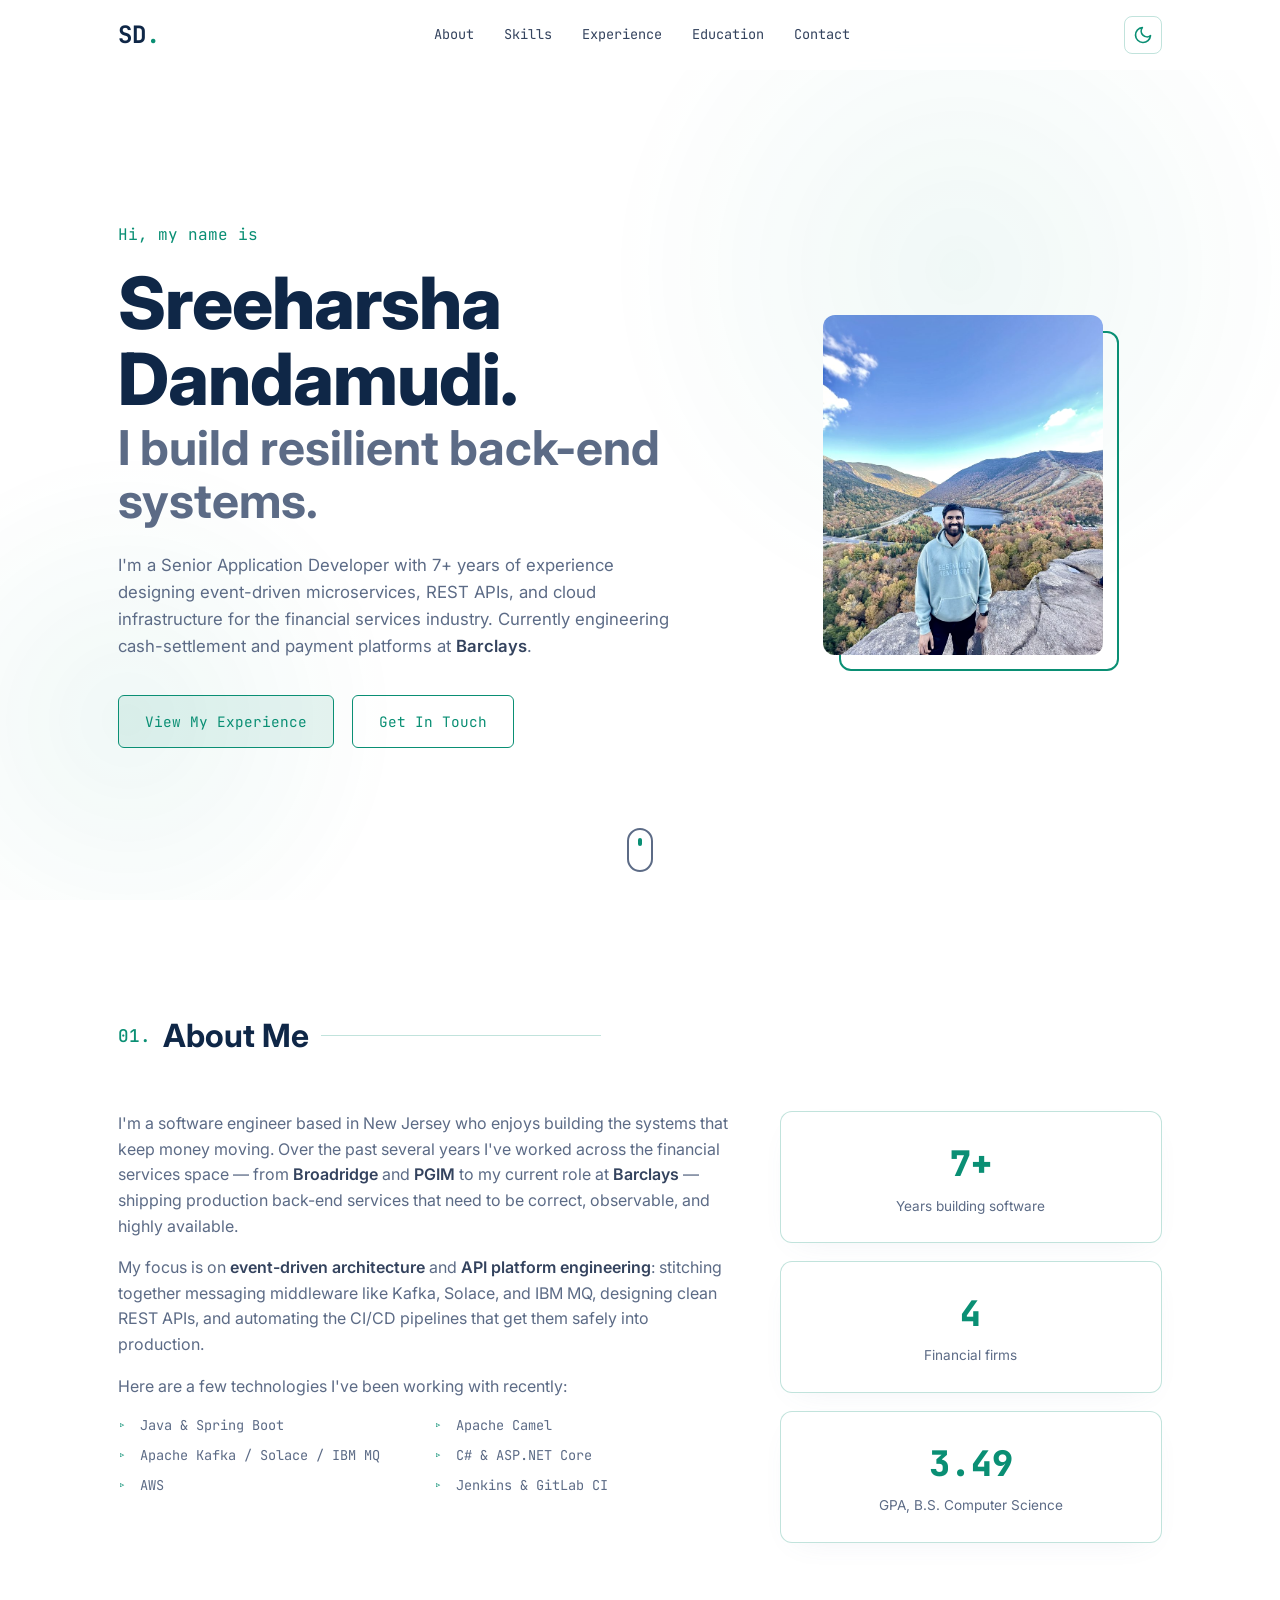
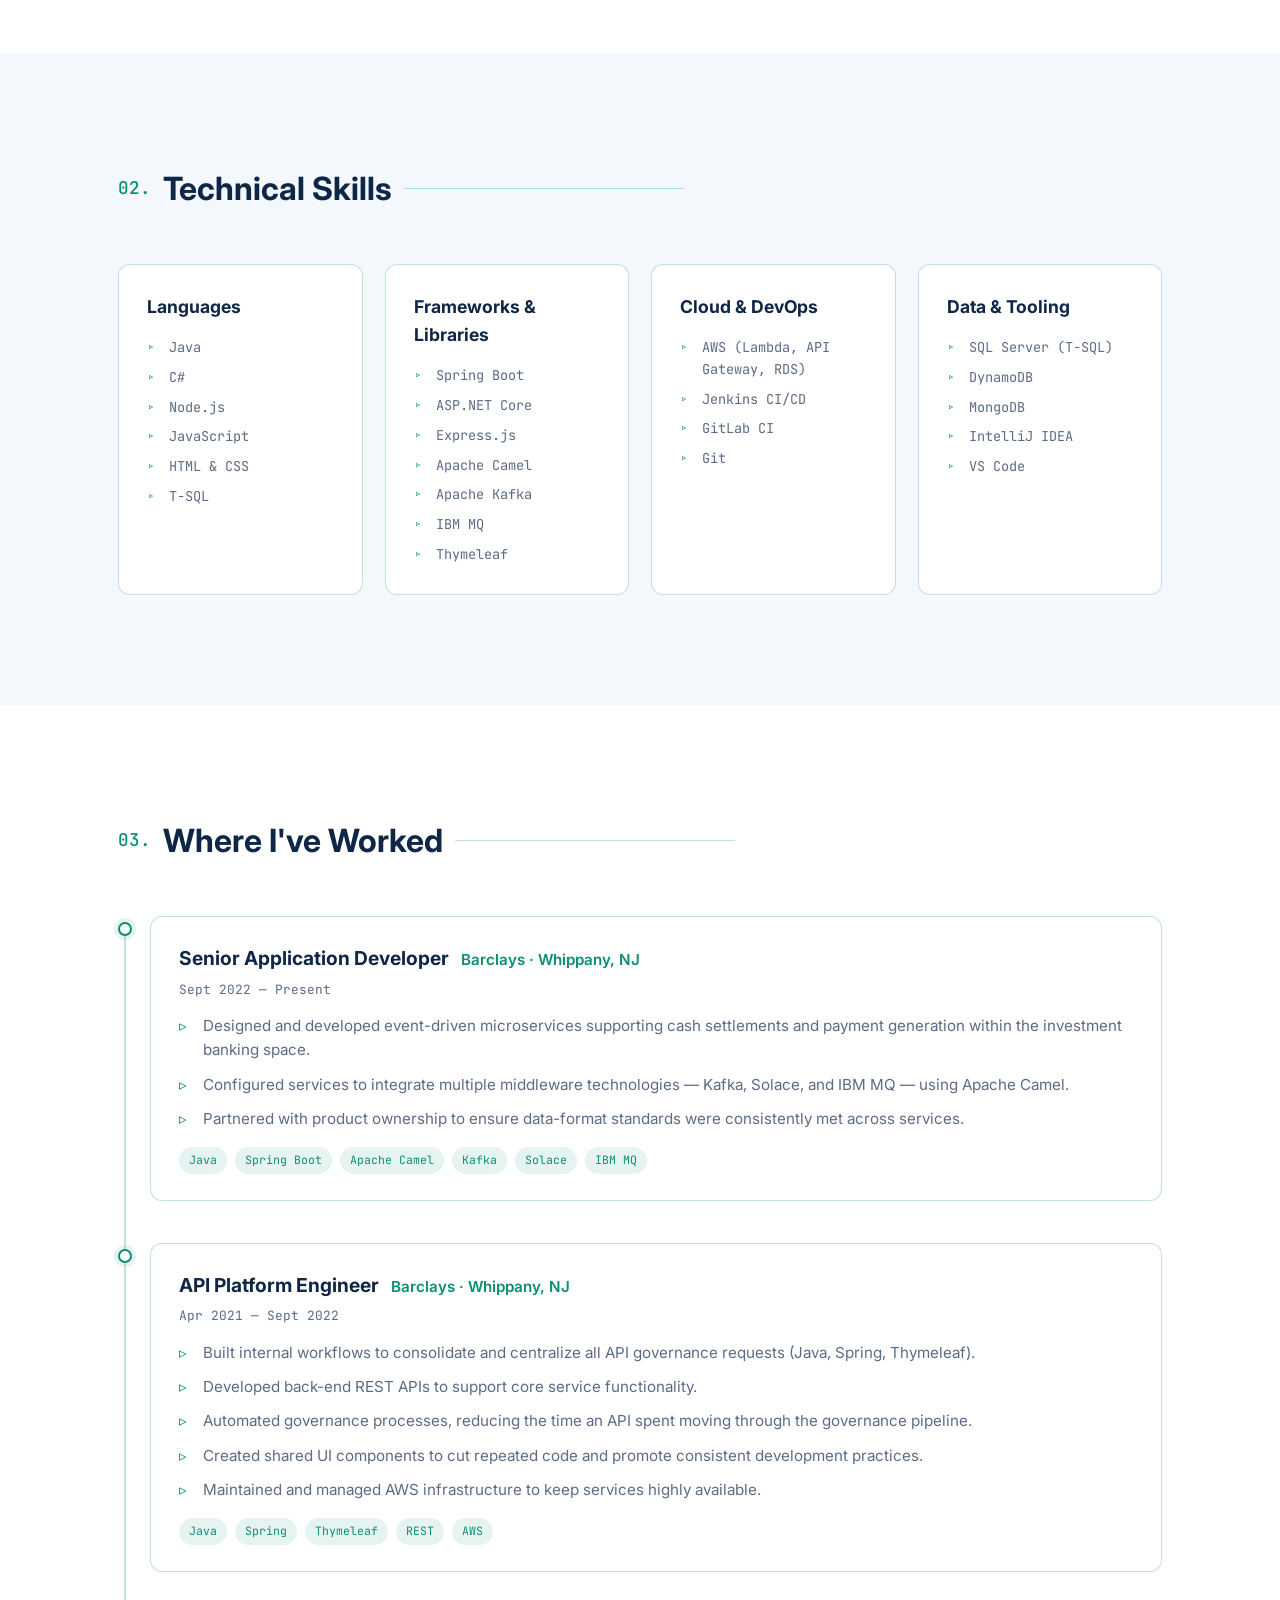
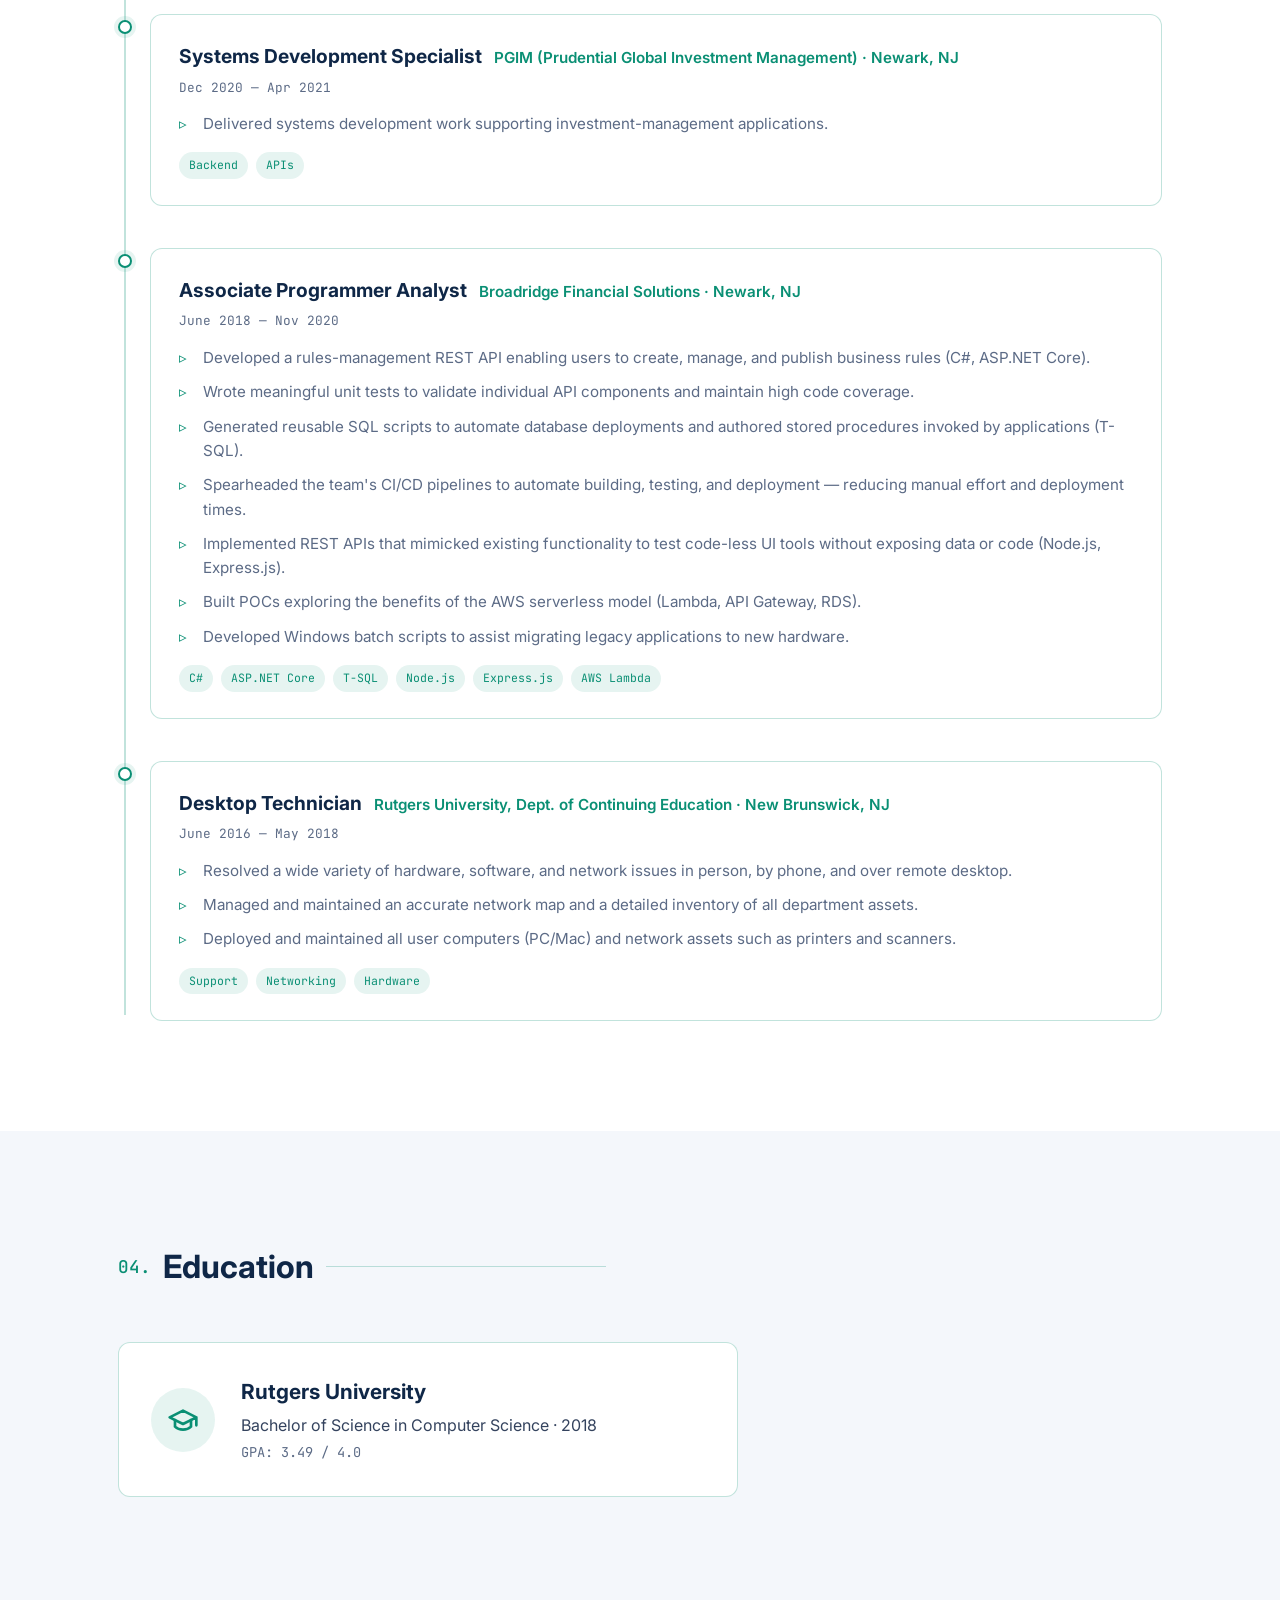
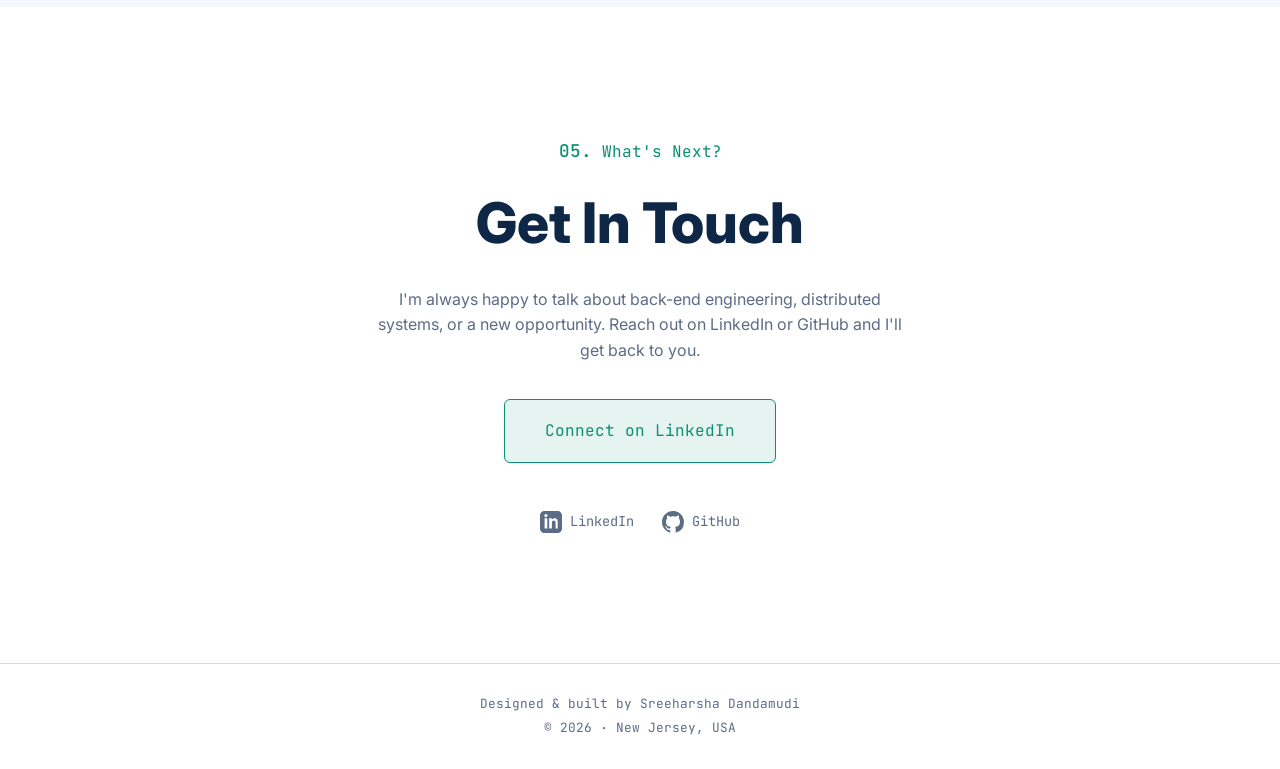
<file: index.html>
<!DOCTYPE html>
<html lang="en">
<head>
  <meta charset="UTF-8" />
  <meta name="viewport" content="width=device-width, initial-scale=1.0" />
  <title>Sreeharsha Dandamudi — Senior Application Developer</title>
  <meta name="description" content="Sreeharsha (Harsha) Dandamudi — Senior Application Developer specializing in event-driven microservices, REST APIs, and cloud infrastructure for the financial services industry." />
  <link rel="preconnect" href="https://fonts.googleapis.com" />
  <link rel="preconnect" href="https://fonts.gstatic.com" crossorigin />
  <link href="https://fonts.googleapis.com/css2?family=Inter:wght@400;500;600;700;800&family=JetBrains+Mono:wght@400;500&display=swap" rel="stylesheet" />
  <link rel="stylesheet" href="styles.css" />
</head>
<body>
  <!-- Navigation -->
  <header class="nav" id="nav">
    <div class="container nav__inner">
      <a href="#hero" class="nav__brand">SD<span>.</span></a>
      <nav class="nav__links" id="navLinks">
        <a href="#about">About</a>
        <a href="#skills">Skills</a>
        <a href="#experience">Experience</a>
        <a href="#education">Education</a>
        <a href="#contact">Contact</a>
      </nav>
      <div class="nav__actions">
        <button class="theme-toggle" id="themeToggle" aria-label="Toggle theme">
          <svg class="icon-sun" viewBox="0 0 24 24" width="20" height="20" fill="none" stroke="currentColor" stroke-width="2" stroke-linecap="round" stroke-linejoin="round"><circle cx="12" cy="12" r="5"/><line x1="12" y1="1" x2="12" y2="3"/><line x1="12" y1="21" x2="12" y2="23"/><line x1="4.22" y1="4.22" x2="5.64" y2="5.64"/><line x1="18.36" y1="18.36" x2="19.78" y2="19.78"/><line x1="1" y1="12" x2="3" y2="12"/><line x1="21" y1="12" x2="23" y2="12"/><line x1="4.22" y1="19.78" x2="5.64" y2="18.36"/><line x1="18.36" y1="5.64" x2="19.78" y2="4.22"/></svg>
          <svg class="icon-moon" viewBox="0 0 24 24" width="20" height="20" fill="none" stroke="currentColor" stroke-width="2" stroke-linecap="round" stroke-linejoin="round"><path d="M21 12.79A9 9 0 1 1 11.21 3 7 7 0 0 0 21 12.79z"/></svg>
        </button>
        <button class="nav__toggle" id="navToggle" aria-label="Toggle menu">
          <span></span><span></span><span></span>
        </button>
      </div>
    </div>
  </header>

  <!-- Hero -->
  <section class="hero" id="hero">
    <div class="hero__bg" aria-hidden="true"></div>
    <div class="container hero__inner">
      <div class="hero__content">
        <p class="hero__eyebrow">Hi, my name is</p>
        <h1 class="hero__name">Sreeharsha Dandamudi.</h1>
        <h2 class="hero__tagline">I build resilient back-end systems.</h2>
        <p class="hero__desc">
          I'm a Senior Application Developer with 7+ years of experience designing
          event-driven microservices, REST APIs, and cloud infrastructure for the
          financial services industry. Currently engineering cash-settlement and
          payment platforms at <strong>Barclays</strong>.
        </p>
        <div class="hero__cta">
          <a href="#experience" class="btn btn--primary">View My Experience</a>
          <a href="#contact" class="btn btn--ghost">Get In Touch</a>
        </div>
      </div>
      <div class="hero__photo">
        <div class="hero__photo-frame">
          <img src="profile.jpg" alt="Sreeharsha Dandamudi" loading="lazy" />
        </div>
      </div>
    </div>
    <a href="#about" class="hero__scroll" aria-label="Scroll down">
      <span></span>
    </a>
  </section>

  <main>
    <!-- About -->
    <section class="section" id="about">
      <div class="container">
        <h2 class="section__title"><span class="section__num">01.</span> About Me</h2>
        <div class="about">
          <div class="about__text">
            <p>
              I'm a software engineer based in New Jersey who enjoys building the
              systems that keep money moving. Over the past several years I've worked
              across the financial services space — from <strong>Broadridge</strong> and
              <strong>PGIM</strong> to my current role at <strong>Barclays</strong> —
              shipping production back-end services that need to be correct, observable,
              and highly available.
            </p>
            <p>
              My focus is on <strong>event-driven architecture</strong> and
              <strong>API platform engineering</strong>: stitching together messaging
              middleware like Kafka, Solace, and IBM MQ, designing clean REST APIs, and
              automating the CI/CD pipelines that get them safely into production.
            </p>
            <p>Here are a few technologies I've been working with recently:</p>
            <ul class="about__tech">
              <li>Java &amp; Spring Boot</li>
              <li>Apache Camel</li>
              <li>Apache Kafka / Solace / IBM MQ</li>
              <li>C# &amp; ASP.NET Core</li>
              <li>AWS</li>
              <li>Jenkins &amp; GitLab CI</li>
            </ul>
          </div>
          <div class="about__stats">
            <div class="stat">
              <span class="stat__num">7+</span>
              <span class="stat__label">Years building software</span>
            </div>
            <div class="stat">
              <span class="stat__num">4</span>
              <span class="stat__label">Financial firms</span>
            </div>
            <div class="stat">
              <span class="stat__num">3.49</span>
              <span class="stat__label">GPA, B.S. Computer Science</span>
            </div>
          </div>
        </div>
      </div>
    </section>

    <!-- Skills -->
    <section class="section section--alt" id="skills">
      <div class="container">
        <h2 class="section__title"><span class="section__num">02.</span> Technical Skills</h2>
        <div class="skills">
          <div class="skill-card">
            <h3>Languages</h3>
            <ul>
              <li>Java</li>
              <li>C#</li>
              <li>Node.js</li>
              <li>JavaScript</li>
              <li>HTML &amp; CSS</li>
              <li>T-SQL</li>
            </ul>
          </div>
          <div class="skill-card">
            <h3>Frameworks &amp; Libraries</h3>
            <ul>
              <li>Spring Boot</li>
              <li>ASP.NET Core</li>
              <li>Express.js</li>
              <li>Apache Camel</li>
              <li>Apache Kafka</li>
              <li>IBM MQ</li>
              <li>Thymeleaf</li>
            </ul>
          </div>
          <div class="skill-card">
            <h3>Cloud &amp; DevOps</h3>
            <ul>
              <li>AWS (Lambda, API Gateway, RDS)</li>
              <li>Jenkins CI/CD</li>
              <li>GitLab CI</li>
              <li>Git</li>
            </ul>
          </div>
          <div class="skill-card">
            <h3>Data &amp; Tooling</h3>
            <ul>
              <li>SQL Server (T-SQL)</li>
              <li>DynamoDB</li>
              <li>MongoDB</li>
              <li>IntelliJ IDEA</li>
              <li>VS Code</li>
            </ul>
          </div>
        </div>
      </div>
    </section>

    <!-- Experience -->
    <section class="section" id="experience">
      <div class="container">
        <h2 class="section__title"><span class="section__num">03.</span> Where I've Worked</h2>
        <div class="timeline">

          <article class="tl-item">
            <div class="tl-marker"></div>
            <div class="tl-content">
              <div class="tl-head">
                <h3>Senior Application Developer</h3>
                <span class="tl-company">Barclays · Whippany, NJ</span>
              </div>
              <span class="tl-date">Sept 2022 — Present</span>
              <ul class="tl-points">
                <li>Designed and developed event-driven microservices supporting cash settlements and payment generation within the investment banking space.</li>
                <li>Configured services to integrate multiple middleware technologies — Kafka, Solace, and IBM MQ — using Apache Camel.</li>
                <li>Partnered with product ownership to ensure data-format standards were consistently met across services.</li>
              </ul>
              <div class="tl-tags"><span>Java</span><span>Spring Boot</span><span>Apache Camel</span><span>Kafka</span><span>Solace</span><span>IBM MQ</span></div>
            </div>
          </article>

          <article class="tl-item">
            <div class="tl-marker"></div>
            <div class="tl-content">
              <div class="tl-head">
                <h3>API Platform Engineer</h3>
                <span class="tl-company">Barclays · Whippany, NJ</span>
              </div>
              <span class="tl-date">Apr 2021 — Sept 2022</span>
              <ul class="tl-points">
                <li>Built internal workflows to consolidate and centralize all API governance requests (Java, Spring, Thymeleaf).</li>
                <li>Developed back-end REST APIs to support core service functionality.</li>
                <li>Automated governance processes, reducing the time an API spent moving through the governance pipeline.</li>
                <li>Created shared UI components to cut repeated code and promote consistent development practices.</li>
                <li>Maintained and managed AWS infrastructure to keep services highly available.</li>
              </ul>
              <div class="tl-tags"><span>Java</span><span>Spring</span><span>Thymeleaf</span><span>REST</span><span>AWS</span></div>
            </div>
          </article>

          <article class="tl-item">
            <div class="tl-marker"></div>
            <div class="tl-content">
              <div class="tl-head">
                <h3>Systems Development Specialist</h3>
                <span class="tl-company">PGIM (Prudential Global Investment Management) · Newark, NJ</span>
              </div>
              <span class="tl-date">Dec 2020 — Apr 2021</span>
              <ul class="tl-points">
                <li>Delivered systems development work supporting investment-management applications.</li>
              </ul>
              <div class="tl-tags"><span>Backend</span><span>APIs</span></div>
            </div>
          </article>

          <article class="tl-item">
            <div class="tl-marker"></div>
            <div class="tl-content">
              <div class="tl-head">
                <h3>Associate Programmer Analyst</h3>
                <span class="tl-company">Broadridge Financial Solutions · Newark, NJ</span>
              </div>
              <span class="tl-date">June 2018 — Nov 2020</span>
              <ul class="tl-points">
                <li>Developed a rules-management REST API enabling users to create, manage, and publish business rules (C#, ASP.NET Core).</li>
                <li>Wrote meaningful unit tests to validate individual API components and maintain high code coverage.</li>
                <li>Generated reusable SQL scripts to automate database deployments and authored stored procedures invoked by applications (T-SQL).</li>
                <li>Spearheaded the team's CI/CD pipelines to automate building, testing, and deployment — reducing manual effort and deployment times.</li>
                <li>Implemented REST APIs that mimicked existing functionality to test code-less UI tools without exposing data or code (Node.js, Express.js).</li>
                <li>Built POCs exploring the benefits of the AWS serverless model (Lambda, API Gateway, RDS).</li>
                <li>Developed Windows batch scripts to assist migrating legacy applications to new hardware.</li>
              </ul>
              <div class="tl-tags"><span>C#</span><span>ASP.NET Core</span><span>T-SQL</span><span>Node.js</span><span>Express.js</span><span>AWS Lambda</span></div>
            </div>
          </article>

          <article class="tl-item">
            <div class="tl-marker"></div>
            <div class="tl-content">
              <div class="tl-head">
                <h3>Desktop Technician</h3>
                <span class="tl-company">Rutgers University, Dept. of Continuing Education · New Brunswick, NJ</span>
              </div>
              <span class="tl-date">June 2016 — May 2018</span>
              <ul class="tl-points">
                <li>Resolved a wide variety of hardware, software, and network issues in person, by phone, and over remote desktop.</li>
                <li>Managed and maintained an accurate network map and a detailed inventory of all department assets.</li>
                <li>Deployed and maintained all user computers (PC/Mac) and network assets such as printers and scanners.</li>
              </ul>
              <div class="tl-tags"><span>Support</span><span>Networking</span><span>Hardware</span></div>
            </div>
          </article>

        </div>
      </div>
    </section>

    <!-- Education -->
    <section class="section section--alt" id="education">
      <div class="container">
        <h2 class="section__title"><span class="section__num">04.</span> Education</h2>
        <div class="edu-card">
          <div class="edu-card__icon" aria-hidden="true">
            <svg viewBox="0 0 24 24" width="32" height="32" fill="none" stroke="currentColor" stroke-width="2" stroke-linecap="round" stroke-linejoin="round"><path d="M22 10v6M2 10l10-5 10 5-10 5z"/><path d="M6 12v5c3 3 9 3 12 0v-5"/></svg>
          </div>
          <div class="edu-card__body">
            <h3>Rutgers University</h3>
            <p class="edu-card__degree">Bachelor of Science in Computer Science · 2018</p>
            <p class="edu-card__meta">GPA: 3.49 / 4.0</p>
          </div>
        </div>
      </div>
    </section>

    <!-- Contact -->
    <section class="section section--contact" id="contact">
      <div class="container">
        <p class="contact__eyebrow"><span class="section__num">05.</span> What's Next?</p>
        <h2 class="contact__title">Get In Touch</h2>
        <p class="contact__desc">
          I'm always happy to talk about back-end engineering, distributed systems, or a
          new opportunity. Reach out on LinkedIn or GitHub and I'll get back to you.
        </p>
        <a href="https://www.linkedin.com/in/sreeharsha-dandamudi-3991bb99/" target="_blank" rel="noopener" class="btn btn--primary btn--lg">Connect on LinkedIn</a>
        <div class="contact__links">
          <a href="https://www.linkedin.com/in/sreeharsha-dandamudi-3991bb99/" target="_blank" rel="noopener" aria-label="LinkedIn">
            <svg viewBox="0 0 24 24" width="22" height="22" fill="currentColor"><path d="M19 0h-14c-2.76 0-5 2.24-5 5v14c0 2.76 2.24 5 5 5h14c2.76 0 5-2.24 5-5v-14c0-2.76-2.24-5-5-5zm-11 19h-3v-11h3v11zm-1.5-12.27c-.97 0-1.75-.79-1.75-1.76s.78-1.75 1.75-1.75 1.75.79 1.75 1.75-.78 1.76-1.75 1.76zm13.5 12.27h-3v-5.6c0-1.34-.03-3.06-1.87-3.06-1.87 0-2.16 1.46-2.16 2.97v5.69h-3v-11h2.88v1.5h.04c.4-.76 1.38-1.56 2.84-1.56 3.04 0 3.6 2 3.6 4.59v6.47z"/></svg>
            <span>LinkedIn</span>
          </a>
          <a href="https://github.com/harsha9321" target="_blank" rel="noopener" aria-label="GitHub">
            <svg viewBox="0 0 24 24" width="22" height="22" fill="currentColor"><path d="M12 0c-6.63 0-12 5.37-12 12 0 5.3 3.44 9.8 8.21 11.39.6.11.82-.26.82-.58 0-.29-.01-1.04-.02-2.05-3.34.73-4.04-1.61-4.04-1.61-.55-1.39-1.33-1.76-1.33-1.76-1.09-.74.08-.73.08-.73 1.2.09 1.84 1.24 1.84 1.24 1.07 1.83 2.81 1.3 3.49.99.11-.78.42-1.3.76-1.6-2.67-.3-5.47-1.33-5.47-5.93 0-1.31.47-2.38 1.24-3.22-.13-.3-.54-1.52.11-3.18 0 0 1.01-.32 3.3 1.23a11.5 11.5 0 0 1 3-.4c1.02 0 2.05.14 3 .4 2.29-1.55 3.3-1.23 3.3-1.23.65 1.66.24 2.88.12 3.18.77.84 1.24 1.91 1.24 3.22 0 4.61-2.81 5.62-5.49 5.92.43.37.81 1.1.81 2.22 0 1.61-.01 2.9-.01 3.29 0 .32.21.7.82.58a12 12 0 0 0 8.2-11.39c0-6.63-5.37-12-12-12z"/></svg>
            <span>GitHub</span>
          </a>
        </div>
      </div>
    </section>
  </main>

  <footer class="footer">
    <div class="container">
      <p>Designed &amp; built by Sreeharsha Dandamudi</p>
      <p class="footer__meta">&copy; <span id="year"></span> · New Jersey, USA</p>
    </div>
  </footer>

  <script src="script.js"></script>
</body>
</html>
</file>
<file: styles.css>
/* ============================================================
   Sreeharsha Dandamudi — Personal Site
   ============================================================ */

:root {
  --bg: #0a192f;
  --bg-alt: #112240;
  --bg-card: #112240;
  --navy-shadow: rgba(2, 12, 27, 0.7);
  --text: #ccd6f6;
  --text-muted: #8892b0;
  --heading: #e6f1ff;
  --accent: #64ffda;
  --accent-tint: rgba(100, 255, 218, 0.1);
  --border: rgba(100, 255, 218, 0.2);
  --nav-bg: rgba(10, 25, 47, 0.85);
  --font-sans: "Inter", system-ui, -apple-system, sans-serif;
  --font-mono: "JetBrains Mono", "SF Mono", Menlo, monospace;
  --maxw: 1100px;
  --nav-h: 70px;
  --radius: 12px;
}

:root[data-theme="light"] {
  --bg: #ffffff;
  --bg-alt: #f4f7fb;
  --bg-card: #ffffff;
  --navy-shadow: rgba(99, 114, 153, 0.15);
  --text: #34435e;
  --text-muted: #5c6b86;
  --heading: #0f2747;
  --accent: #0a8f74;
  --accent-tint: rgba(10, 143, 116, 0.1);
  --border: rgba(10, 143, 116, 0.25);
  --nav-bg: rgba(255, 255, 255, 0.85);
}

* { margin: 0; padding: 0; box-sizing: border-box; }

html { scroll-behavior: smooth; }

body {
  font-family: var(--font-sans);
  background: var(--bg);
  color: var(--text);
  line-height: 1.6;
  -webkit-font-smoothing: antialiased;
  overflow-x: hidden;
  transition: background 0.3s ease, color 0.3s ease;
}

.container {
  width: 100%;
  max-width: var(--maxw);
  margin: 0 auto;
  padding: 0 28px;
}

a { color: var(--accent); text-decoration: none; }

/* ---------- Navigation ---------- */
.nav {
  position: fixed;
  top: 0; left: 0; right: 0;
  height: var(--nav-h);
  background: var(--nav-bg);
  backdrop-filter: blur(10px);
  -webkit-backdrop-filter: blur(10px);
  z-index: 100;
  transition: transform 0.3s ease, box-shadow 0.3s ease;
}
.nav.scrolled { box-shadow: 0 10px 30px -10px var(--navy-shadow); }
.nav.hidden { transform: translateY(-100%); }

.nav__inner {
  height: 100%;
  display: flex;
  align-items: center;
  justify-content: space-between;
}
.nav__brand {
  font-family: var(--font-mono);
  font-size: 1.5rem;
  font-weight: 700;
  color: var(--heading);
}
.nav__brand span { color: var(--accent); }

.nav__links { display: flex; gap: 30px; }
.nav__links a {
  font-family: var(--font-mono);
  font-size: 0.85rem;
  color: var(--text);
  transition: color 0.2s ease;
  position: relative;
}
.nav__links a::after {
  content: "";
  position: absolute;
  bottom: -4px; left: 0;
  width: 0; height: 2px;
  background: var(--accent);
  transition: width 0.25s ease;
}
.nav__links a:hover { color: var(--accent); }
.nav__links a:hover::after { width: 100%; }

.nav__actions { display: flex; align-items: center; gap: 14px; }

.theme-toggle {
  background: none;
  border: 1px solid var(--border);
  border-radius: 8px;
  color: var(--accent);
  cursor: pointer;
  width: 38px; height: 38px;
  display: grid; place-items: center;
  transition: background 0.2s ease;
}
.theme-toggle:hover { background: var(--accent-tint); }
.theme-toggle .icon-moon { display: none; }
:root[data-theme="light"] .theme-toggle .icon-sun { display: none; }
:root[data-theme="light"] .theme-toggle .icon-moon { display: block; }

.nav__toggle {
  display: none;
  flex-direction: column;
  justify-content: center;
  gap: 5px;
  width: 38px; height: 38px;
  background: none; border: none; cursor: pointer;
}
.nav__toggle span {
  display: block;
  width: 24px; height: 2px;
  background: var(--accent);
  transition: transform 0.3s ease, opacity 0.3s ease;
}
.nav__toggle.open span:nth-child(1) { transform: translateY(7px) rotate(45deg); }
.nav__toggle.open span:nth-child(2) { opacity: 0; }
.nav__toggle.open span:nth-child(3) { transform: translateY(-7px) rotate(-45deg); }

/* ---------- Buttons ---------- */
.btn {
  display: inline-block;
  font-family: var(--font-mono);
  font-size: 0.9rem;
  padding: 14px 26px;
  border-radius: 6px;
  border: 1px solid var(--accent);
  transition: transform 0.2s ease, background 0.2s ease, box-shadow 0.2s ease;
  cursor: pointer;
}
.btn--primary { background: var(--accent-tint); color: var(--accent); }
.btn--primary:hover { background: rgba(100, 255, 218, 0.18); transform: translateY(-3px); box-shadow: 0 8px 20px -8px var(--accent-tint); }
.btn--ghost { color: var(--accent); background: transparent; }
.btn--ghost:hover { background: var(--accent-tint); transform: translateY(-3px); }
.btn--lg { padding: 18px 40px; font-size: 1rem; }

/* ---------- Hero ---------- */
.hero {
  position: relative;
  min-height: 100vh;
  display: flex;
  align-items: center;
  padding-top: var(--nav-h);
  overflow: hidden;
}
.hero__bg {
  position: absolute;
  inset: 0;
  background:
    radial-gradient(600px circle at 75% 30%, var(--accent-tint), transparent 60%),
    radial-gradient(500px circle at 10% 80%, var(--accent-tint), transparent 55%);
  opacity: 0.6;
  pointer-events: none;
}
.hero__inner {
  display: grid;
  grid-template-columns: 1.5fr 1fr;
  gap: 50px;
  align-items: center;
  position: relative;
  z-index: 1;
}
.hero__eyebrow {
  font-family: var(--font-mono);
  color: var(--accent);
  font-size: 1rem;
  margin-bottom: 18px;
}
.hero__name {
  font-size: clamp(2.5rem, 7vw, 4.5rem);
  font-weight: 800;
  color: var(--heading);
  line-height: 1.05;
  letter-spacing: -1px;
}
.hero__tagline {
  font-size: clamp(1.6rem, 5vw, 3rem);
  font-weight: 700;
  color: var(--text-muted);
  line-height: 1.1;
  margin-top: 6px;
}
.hero__desc {
  max-width: 560px;
  margin-top: 24px;
  color: var(--text-muted);
  font-size: 1.05rem;
}
.hero__desc strong { color: var(--text); font-weight: 600; }
.hero__cta { display: flex; gap: 18px; margin-top: 36px; flex-wrap: wrap; }

.hero__photo { display: flex; justify-content: center; }
.hero__photo-frame {
  position: relative;
  width: 280px;
  height: 340px;
  border-radius: var(--radius);
}
.hero__photo-frame img {
  width: 100%; height: 100%;
  object-fit: cover;
  object-position: center 18%;
  border-radius: var(--radius);
  filter: grayscale(15%) contrast(1.05);
  transition: filter 0.3s ease, transform 0.3s ease;
  position: relative;
  z-index: 1;
}
.hero__photo-frame::after {
  content: "";
  position: absolute;
  inset: 16px -16px -16px 16px;
  border: 2px solid var(--accent);
  border-radius: var(--radius);
  z-index: 0;
  transition: inset 0.3s ease;
}
.hero__photo-frame:hover img { filter: grayscale(0) contrast(1); transform: translate(-4px, -4px); }
.hero__photo-frame:hover::after { inset: 12px -12px -12px 12px; }

.hero__scroll {
  position: absolute;
  bottom: 28px; left: 50%;
  transform: translateX(-50%);
  width: 26px; height: 44px;
  border: 2px solid var(--text-muted);
  border-radius: 14px;
  opacity: 1;
  transition: opacity 0.4s ease;
}
.hero__scroll.is-hidden {
  opacity: 0;
  pointer-events: none;
}
.hero__scroll span {
  position: absolute;
  top: 8px; left: 50%;
  width: 4px; height: 8px;
  margin-left: -2px;
  background: var(--accent);
  border-radius: 2px;
  animation: scroll 1.6s ease-in-out infinite;
}
@keyframes scroll {
  0% { opacity: 1; transform: translateY(0); }
  100% { opacity: 0; transform: translateY(14px); }
}

/* ---------- Sections ---------- */
.section { padding: 110px 0; }
.section--alt { background: var(--bg-alt); }

.section__title {
  display: flex;
  align-items: center;
  gap: 12px;
  font-size: clamp(1.5rem, 4vw, 2rem);
  font-weight: 700;
  color: var(--heading);
  margin-bottom: 50px;
}
.section__title::after {
  content: "";
  height: 1px;
  flex: 1;
  max-width: 280px;
  background: var(--border);
}
.section__num {
  font-family: var(--font-mono);
  color: var(--accent);
  font-size: 1.1rem;
  font-weight: 500;
}

/* ---------- About ---------- */
.about {
  display: grid;
  grid-template-columns: 1.6fr 1fr;
  gap: 50px;
  align-items: start;
}
.about__text p { margin-bottom: 16px; color: var(--text-muted); }
.about__text strong { color: var(--text); font-weight: 600; }
.about__tech {
  list-style: none;
  display: grid;
  grid-template-columns: repeat(2, 1fr);
  gap: 8px 20px;
  margin-top: 14px;
}
.about__tech li {
  position: relative;
  padding-left: 22px;
  font-family: var(--font-mono);
  font-size: 0.85rem;
  color: var(--text-muted);
}
.about__tech li::before {
  content: "▹";
  position: absolute;
  left: 0;
  color: var(--accent);
}
.about__stats { display: grid; gap: 18px; }
.stat {
  background: var(--bg-card);
  border: 1px solid var(--border);
  border-radius: var(--radius);
  padding: 24px;
  text-align: center;
  box-shadow: 0 10px 30px -18px var(--navy-shadow);
}
.stat__num {
  display: block;
  font-size: 2.2rem;
  font-weight: 800;
  color: var(--accent);
  font-family: var(--font-mono);
}
.stat__label { color: var(--text-muted); font-size: 0.85rem; }

/* ---------- Skills ---------- */
.skills {
  display: grid;
  grid-template-columns: repeat(auto-fit, minmax(230px, 1fr));
  gap: 22px;
}
.skill-card {
  background: var(--bg-card);
  border: 1px solid var(--border);
  border-radius: var(--radius);
  padding: 28px;
  transition: transform 0.25s ease, box-shadow 0.25s ease;
}
.skill-card:hover { transform: translateY(-6px); box-shadow: 0 18px 40px -22px var(--navy-shadow); }
.skill-card h3 {
  color: var(--heading);
  font-size: 1.1rem;
  margin-bottom: 16px;
}
.skill-card ul { list-style: none; display: flex; flex-direction: column; gap: 8px; }
.skill-card li {
  position: relative;
  padding-left: 22px;
  font-family: var(--font-mono);
  font-size: 0.85rem;
  color: var(--text-muted);
}
.skill-card li::before { content: "▹"; position: absolute; left: 0; color: var(--accent); }

/* ---------- Timeline ---------- */
.timeline { position: relative; padding-left: 32px; }
.timeline::before {
  content: "";
  position: absolute;
  left: 6px; top: 6px; bottom: 6px;
  width: 2px;
  background: var(--border);
}
.tl-item { position: relative; margin-bottom: 42px; }
.tl-item:last-child { margin-bottom: 0; }
.tl-marker {
  position: absolute;
  left: -32px; top: 6px;
  width: 14px; height: 14px;
  border-radius: 50%;
  background: var(--bg);
  border: 2px solid var(--accent);
  box-shadow: 0 0 0 4px var(--accent-tint);
}
.tl-content {
  background: var(--bg-card);
  border: 1px solid var(--border);
  border-radius: var(--radius);
  padding: 26px 28px;
  transition: transform 0.25s ease, box-shadow 0.25s ease;
}
.tl-content:hover { transform: translateX(6px); box-shadow: 0 18px 40px -24px var(--navy-shadow); }
.tl-head { display: flex; flex-wrap: wrap; align-items: baseline; gap: 6px 12px; }
.tl-head h3 { color: var(--heading); font-size: 1.2rem; }
.tl-company { color: var(--accent); font-weight: 600; font-size: 0.95rem; }
.tl-date {
  display: inline-block;
  font-family: var(--font-mono);
  font-size: 0.8rem;
  color: var(--text-muted);
  margin: 6px 0 14px;
}
.tl-points { list-style: none; display: flex; flex-direction: column; gap: 10px; }
.tl-points li {
  position: relative;
  padding-left: 24px;
  color: var(--text-muted);
  font-size: 0.95rem;
}
.tl-points li::before { content: "▹"; position: absolute; left: 0; color: var(--accent); }
.tl-tags { display: flex; flex-wrap: wrap; gap: 8px; margin-top: 16px; }
.tl-tags span {
  font-family: var(--font-mono);
  font-size: 0.72rem;
  padding: 4px 10px;
  border-radius: 999px;
  background: var(--accent-tint);
  color: var(--accent);
}

/* ---------- Education ---------- */
.edu-card {
  display: flex;
  align-items: center;
  gap: 26px;
  background: var(--bg-card);
  border: 1px solid var(--border);
  border-radius: var(--radius);
  padding: 32px;
  max-width: 620px;
}
.edu-card__icon {
  flex-shrink: 0;
  width: 64px; height: 64px;
  display: grid; place-items: center;
  border-radius: 50%;
  background: var(--accent-tint);
  color: var(--accent);
}
.edu-card__body h3 { color: var(--heading); font-size: 1.3rem; }
.edu-card__degree { color: var(--text); margin-top: 4px; }
.edu-card__meta { color: var(--text-muted); font-family: var(--font-mono); font-size: 0.85rem; margin-top: 4px; }

/* ---------- Contact ---------- */
.section--contact { text-align: center; padding: 130px 0; }
.contact__eyebrow {
  font-family: var(--font-mono);
  color: var(--accent);
  margin-bottom: 14px;
}
.contact__title {
  font-size: clamp(2.2rem, 6vw, 3.5rem);
  font-weight: 800;
  color: var(--heading);
  margin-bottom: 18px;
}
.contact__desc {
  max-width: 540px;
  margin: 0 auto 36px;
  color: var(--text-muted);
}
.contact__links {
  display: flex;
  flex-wrap: wrap;
  justify-content: center;
  gap: 28px;
  margin-top: 48px;
}
.contact__links a {
  display: flex;
  align-items: center;
  gap: 8px;
  color: var(--text-muted);
  font-family: var(--font-mono);
  font-size: 0.85rem;
  transition: color 0.2s ease, transform 0.2s ease;
}
.contact__links a:hover { color: var(--accent); transform: translateY(-2px); }

/* ---------- Footer ---------- */
.footer {
  padding: 30px 0;
  text-align: center;
  border-top: 1px solid var(--border);
}
.footer p { font-family: var(--font-mono); font-size: 0.8rem; color: var(--text-muted); }
.footer__meta { margin-top: 4px; }

/* ---------- Reveal animation ---------- */
.reveal {
  opacity: 0;
  transform: translateY(28px);
  transition: opacity 0.6s ease, transform 0.6s ease;
}
.reveal.visible { opacity: 1; transform: translateY(0); }

/* ---------- Responsive ---------- */
@media (max-width: 860px) {
  .hero__inner { grid-template-columns: 1fr; gap: 40px; }
  .hero__photo { order: -1; }
  .hero__photo-frame { width: 220px; height: 270px; }
  .about { grid-template-columns: 1fr; gap: 36px; }
  .about__stats { grid-template-columns: repeat(3, 1fr); }
}

@media (max-width: 680px) {
  .nav__links {
    position: fixed;
    top: var(--nav-h); right: 0;
    height: calc(100vh - var(--nav-h));
    width: min(75vw, 300px);
    flex-direction: column;
    align-items: flex-start;
    gap: 26px;
    padding: 40px 32px;
    background: var(--bg-alt);
    box-shadow: -10px 0 30px -15px var(--navy-shadow);
    transform: translateX(100%);
    transition: transform 0.3s ease;
  }
  .nav__links.open { transform: translateX(0); }
  .nav__toggle { display: flex; }
  .section { padding: 80px 0; }
  .about__stats { grid-template-columns: 1fr; }
  .section__title::after { display: none; }
}
</file>
